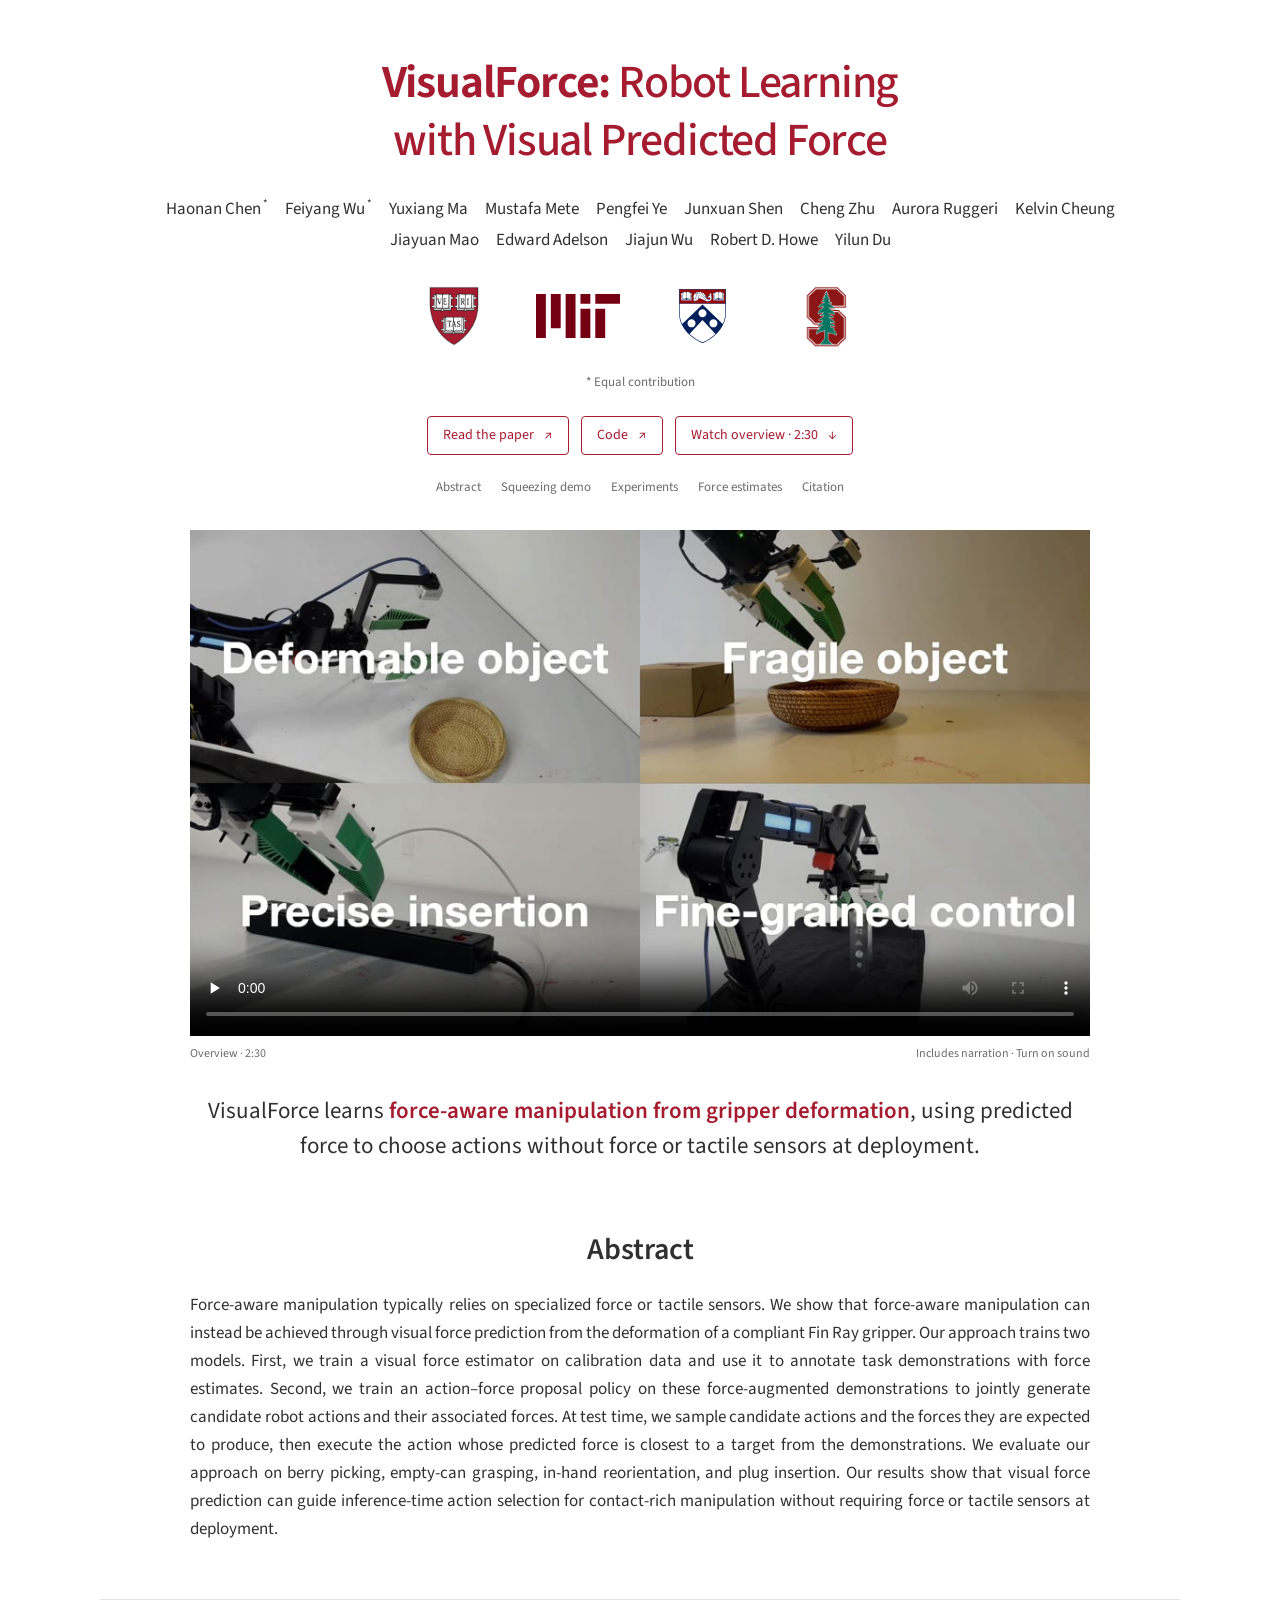
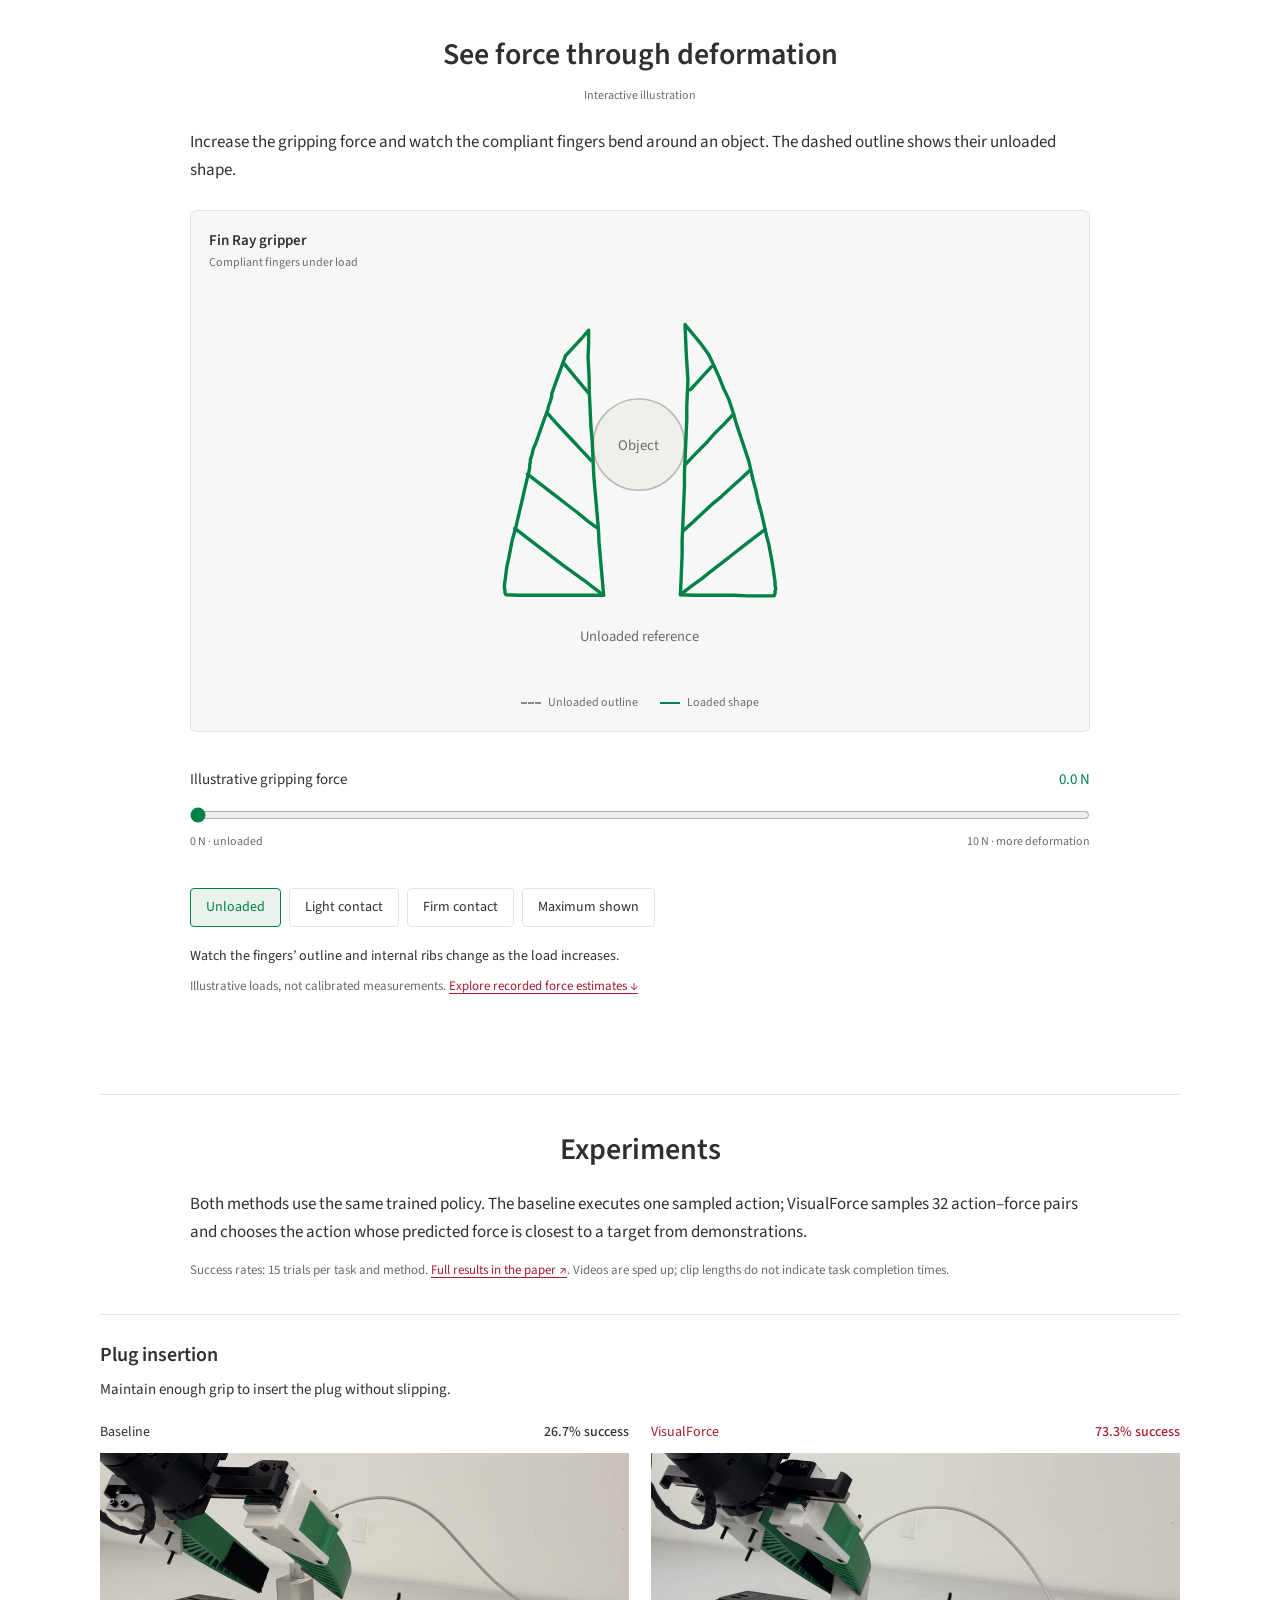
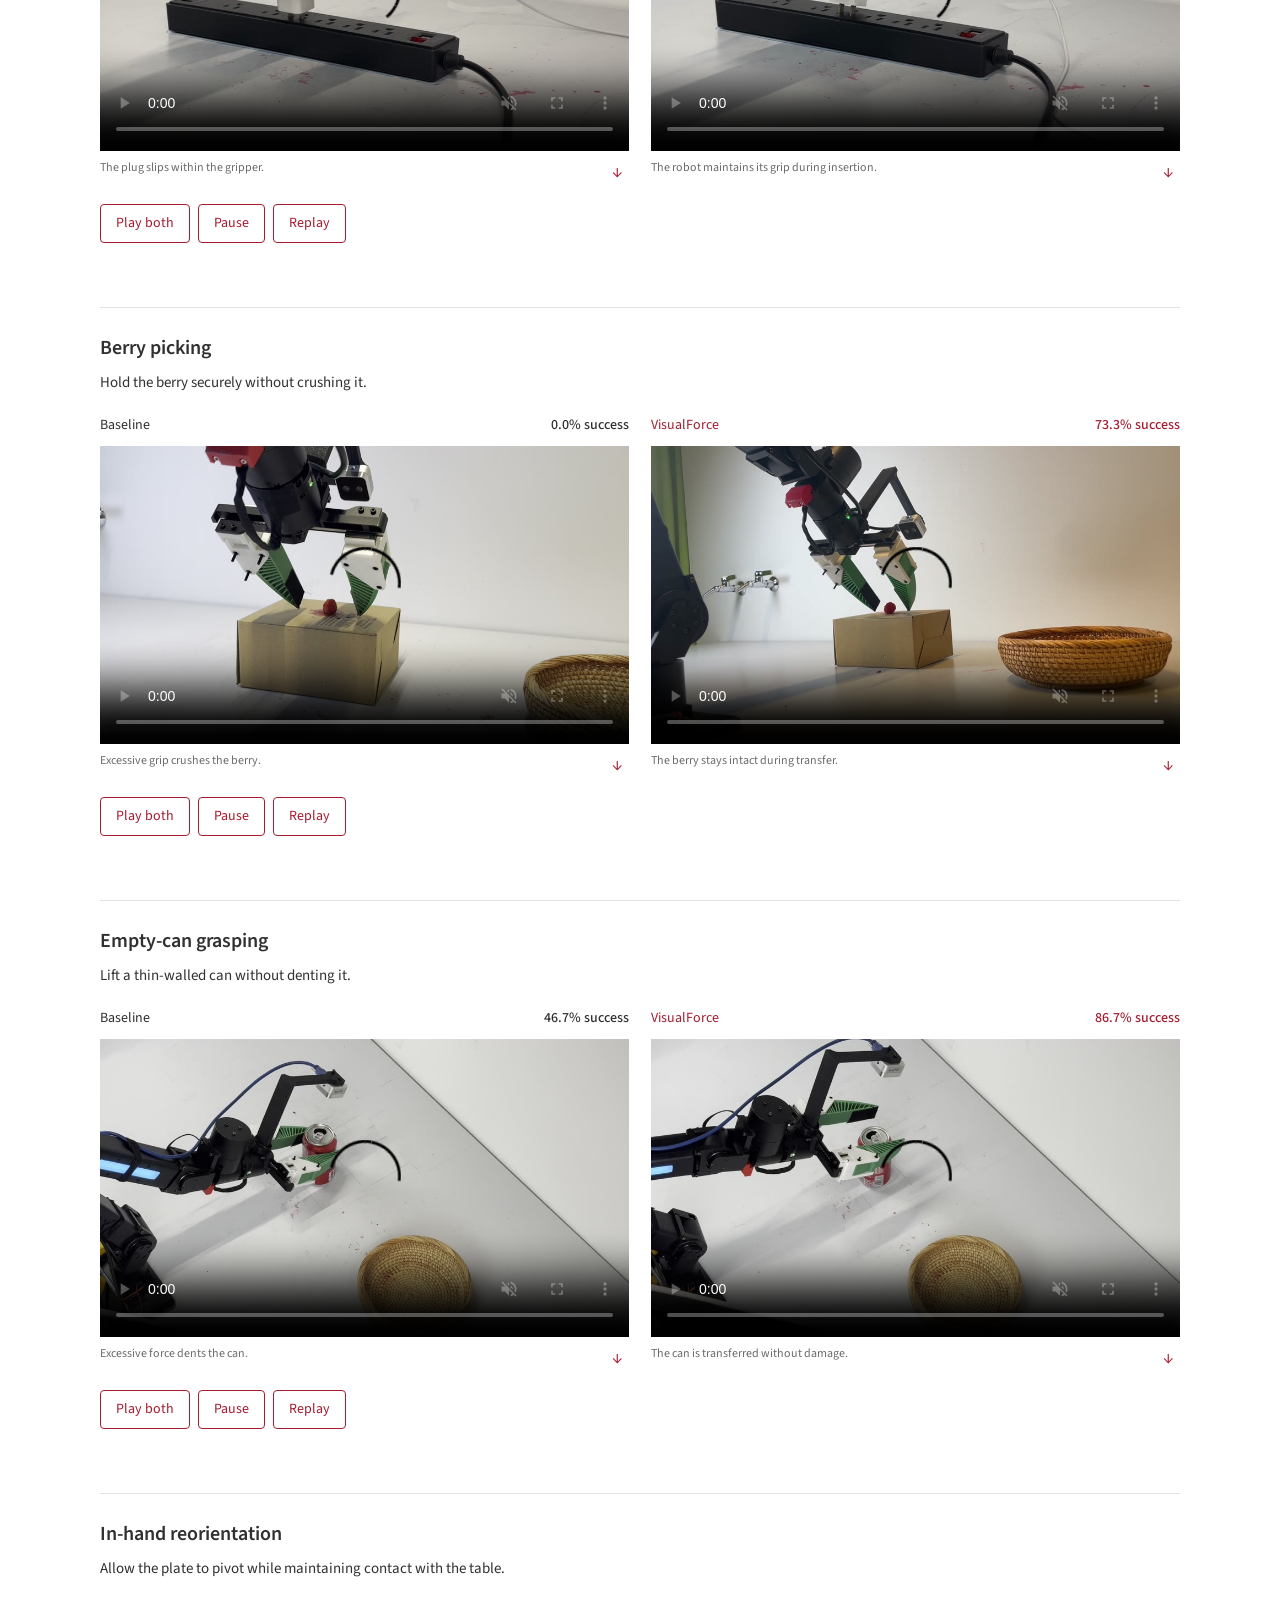
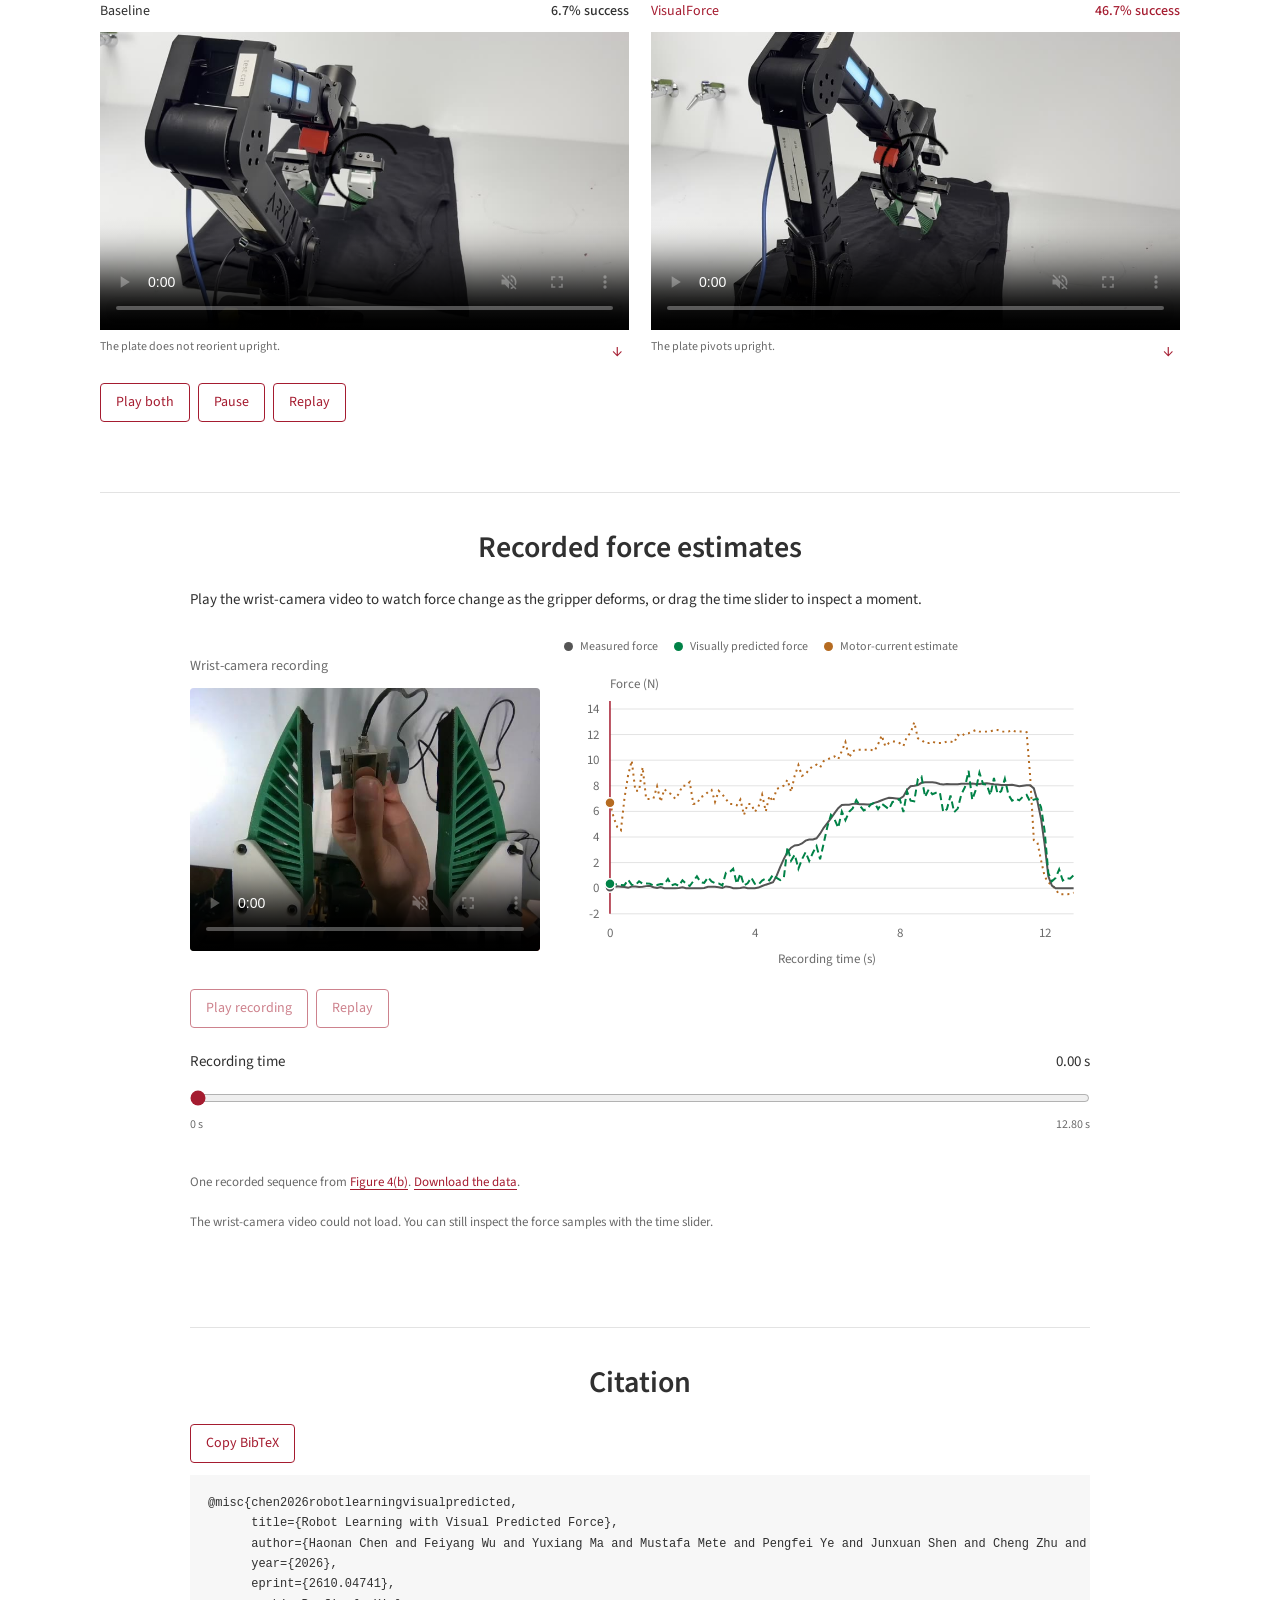
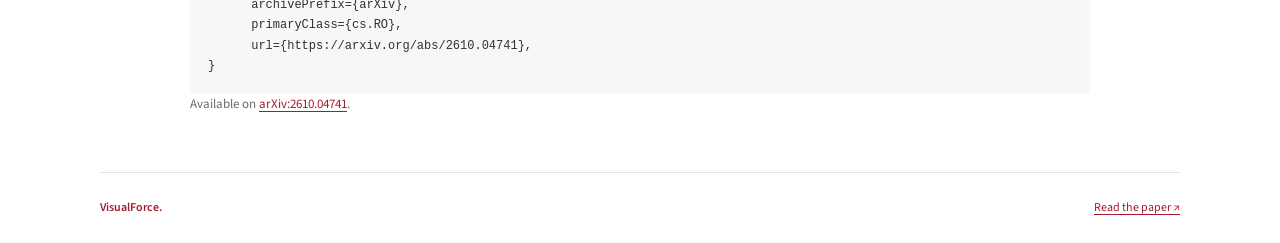
<file: index.html>
<!doctype html>
<html lang="en">
<head>
  <meta charset="utf-8">
  <meta name="viewport" content="width=device-width, initial-scale=1">
  <meta name="description" content="VisualForce learns force from visible gripper deformation and uses predicted force to select robot actions, without dedicated force or tactile sensors at deployment.">
  <meta name="theme-color" content="#fcfdf9">
  <meta property="og:title" content="VisualForce · Robot Learning with Visual Predicted Force">
  <meta property="og:description" content="Force-aware action selection from visible gripper deformation. Watch four real-world manipulation tasks and explore recorded force estimates.">
  <meta property="og:type" content="website">
  <meta name="twitter:card" content="summary">
  <title>VisualForce · Robot Learning with Visual Predicted Force</title>
  <link rel="preconnect" href="https://fonts.googleapis.com">
  <link rel="preconnect" href="https://fonts.gstatic.com" crossorigin>
  <link rel="stylesheet" href="https://fonts.googleapis.com/css2?family=Source+Sans+3:ital,wght@0,200..900;1,200..900&amp;display=swap">
  <link rel="stylesheet" href="static/css/index.css">
  <link rel="stylesheet" href="static/css/gripper-demo.css">
  <link rel="stylesheet" href="static/css/deformation-demo.css">
  <script defer src="static/js/deformation-demo.js"></script>
  <script defer src="static/js/gripper-demo.js"></script>
  <script defer src="static/js/index.js"></script>
</head>
<body>
  <a class="skip-link" href="#main">Skip to content</a>
  <main id="main">
    <header class="hero container" id="overview">
      <h1><span>VisualForce:</span> Robot Learning<br> with Visual Predicted Force</h1>
      <p class="authors"><span><a href="https://haonan16.github.io/">Haonan Chen</a><sup>*</sup></span> <span><a href="https://raventhatfly.github.io/">Feiyang Wu</a><sup>*</sup></span> <span><a href="https://yuxiang-ma.github.io/">Yuxiang Ma</a></span> <span><a href="https://mustafa-mete.com/">Mustafa Mete</a></span> <span><a href="https://maal.hkust.edu.hk/authors/pengfei-ye/">Pengfei Ye</a></span> <span><a href="https://junxuans.github.io/">Junxuan Shen</a></span> <span><a href="https://openreview.net/profile?id=~Cheng_Zhu8">Cheng Zhu</a></span> <span><a href="https://ch.linkedin.com/in/aurora-ruggeri-3b417624a">Aurora Ruggeri</a></span> <span><a href="https://www.linkedin.com/in/kelvin-cheung-8524591b1">Kelvin Cheung</a></span> <span><a href="https://jiayuanm.com/">Jiayuan Mao</a></span> <span><a href="https://bcs.mit.edu/directory/edward-h-adelson">Edward Adelson</a></span> <span><a href="https://jiajunwu.com/">Jiajun Wu</a></span> <span><a href="https://people.seas.harvard.edu/~howe/">Robert D. Howe</a></span> <span><a href="https://yilundu.github.io/">Yilun Du</a></span></p>
      <div class="affiliations" role="group" aria-label="University affiliations">
        <a href="https://www.harvard.edu/" title="Harvard University"><img class="affiliation-harvard" src="static/images/affiliations/harvard.png" alt="Harvard University" width="72" height="72"></a>
        <a href="https://www.mit.edu/" title="Massachusetts Institute of Technology"><img class="affiliation-mit" src="static/images/affiliations/mit.svg" alt="Massachusetts Institute of Technology (MIT)" width="84" height="45"></a>
        <a href="https://www.upenn.edu/" title="University of Pennsylvania"><img class="affiliation-penn" src="static/images/affiliations/penn.svg" alt="University of Pennsylvania" width="49" height="56"></a>
        <a href="https://www.stanford.edu/" title="Stanford University"><img class="affiliation-stanford" src="static/images/affiliations/stanford.png" alt="Stanford University" width="84" height="84"></a>
      </div>
      <p class="equal-contribution">* Equal contribution</p>
      <div class="hero-links"><a class="button" href="https://arxiv.org/abs/2610.04741">Read the paper <span aria-hidden="true">↗</span></a><a class="button secondary" href="https://github.com/visual-force/visual-force">Code <span aria-hidden="true">↗</span></a><a class="button secondary" href="#teaser">Watch overview · 2:30 <span aria-hidden="true">↓</span></a></div>
      <nav class="section-links" aria-label="Page sections"><a href="#abstract">Abstract</a><a href="#gripper-demo">Squeezing demo</a><a href="#video">Experiments</a><a href="#recorded-force">Force estimates</a><a href="#citation">Citation</a></nav>
    </header>
    <section class="container hero-demo" id="teaser" aria-label="VisualForce overview">
      <figure class="teaser-video"><video controls playsinline preload="none" poster="static/images/tasks/teaser.jpg" aria-label="VisualForce narrated overview video"><source src="static/videos/web/teaser.mp4" type="video/mp4">Your browser does not support embedded video. <a href="static/videos/web/teaser.mp4">Download the overview video</a>.</video><figcaption><span>Overview · 2:30</span><span>Includes narration · Turn on sound</span></figcaption></figure>
      <p class="teaser-summary">VisualForce learns <strong>force-aware manipulation from gripper deformation</strong>, using predicted force to choose actions without force or tactile sensors at deployment.</p>
    </section>
    <section class="container section abstract-section" id="abstract" aria-labelledby="abstract-title">
      <h2 id="abstract-title">Abstract</h2>
      <p>Force-aware manipulation typically relies on specialized force or tactile sensors. We show that force-aware manipulation can instead be achieved through visual force prediction from the deformation of a compliant Fin Ray gripper. Our approach trains two models. First, we train a visual force estimator on calibration data and use it to annotate task demonstrations with force estimates. Second, we train an action–force proposal policy on these force-augmented demonstrations to jointly generate candidate robot actions and their associated forces. At test time, we sample candidate actions and the forces they are expected to produce, then execute the action whose predicted force is closest to a target from the demonstrations. We evaluate our approach on berry picking, empty-can grasping, in-hand reorientation, and plug insertion. Our results show that visual force prediction can guide inference-time action selection for contact-rich manipulation without requiring force or tactile sensors at deployment.</p>
    </section>
    <div class="container section demo-section">
    <section class="experiment gripper-demo" id="gripper-demo" aria-labelledby="gripper-title">
      <div class="section-heading"><h2 id="gripper-title">See force through deformation</h2><span class="badge">Interactive illustration</span></div>
      <p>Increase the gripping force and watch the compliant fingers bend around an object. The dashed outline shows their unloaded shape.</p>
      <div class="gripper-panels">
        <figure class="gripper-panel"><figcaption>Fin Ray gripper <span>Compliant fingers under load</span></figcaption>
          <svg data-gripper-scene viewBox="0 0 460 350" role="img" aria-labelledby="gripper-scene-title gripper-scene-desc"><title id="gripper-scene-title">Compliant fingers under load</title><desc id="gripper-scene-desc">Two tapered green outline fingers, each with four diagonal ribs, bend around an object as the illustrative force increases. Dashed outlines show the unloaded fingers.</desc></svg>
          <div class="legend"><span><i class="gripper-line unloaded"></i>Unloaded outline</span><span><i class="gripper-line"></i>Loaded shape</span></div>
        </figure>
      </div>
      <div class="target-control"><label for="gripper-force">Illustrative gripping force <output id="gripper-force-value" for="gripper-force">0.0 N</output></label><input id="gripper-force" type="range" min="0" max="10" step="0.1" value="0" aria-describedby="gripper-model-note"><div class="range-labels"><span>0 N · unloaded</span><span>10 N · more deformation</span></div></div>
      <div class="gripper-presets" role="group" aria-label="Explore illustrative force levels"><button type="button" data-gripper-force="0" aria-pressed="true">Unloaded</button><button type="button" data-gripper-force="3" aria-pressed="false">Light contact</button><button type="button" data-gripper-force="7" aria-pressed="false">Firm contact</button><button type="button" data-gripper-force="10" aria-pressed="false">Maximum shown</button></div>
      <p class="gripper-caption">Watch the fingers’ outline and internal ribs change as the load increases.</p>
      <p class="note" id="gripper-model-note">Illustrative loads, not calibrated measurements. <a href="#recorded-force">Explore recorded force estimates ↓</a></p>
      <noscript><p>Enable JavaScript to explore the illustration. Compliant gripper deformation provides the visual cue used to estimate gripping force.</p></noscript>
    </section>
    </div>
    <section class="section experiments-section" id="video" aria-labelledby="video-title">
      <div class="container">
        <div class="section-intro"><h2 id="video-title">Experiments</h2><p>Both methods use the same trained policy. The baseline executes one sampled action; VisualForce samples 32 action–force pairs and chooses the action whose predicted force is closest to a target from demonstrations.</p><p class="note">Success rates: 15 trials per task and method. <a href="static/papers/paper.pdf#page=5">Full results in the paper ↗</a>. Videos are sped up; clip lengths do not indicate task completion times.</p></div>
        <section class="task-comparison" data-comparison aria-labelledby="plug-title">
          <div class="task-heading"><div><h3 id="plug-title">Plug insertion</h3><p>Maintain enough grip to insert the plug without slipping.</p></div></div>
          <div class="video-grid">
            <figure class="video-card"><figcaption><span id="plug-baseline-label">Baseline</span><strong>26.7% success</strong></figcaption><video controls muted playsinline preload="none" poster="static/images/tasks/plug-baseline.jpg" aria-labelledby="plug-baseline-label"><source src="static/videos/web/plug-baseline.mp4" type="video/mp4">Your browser does not support embedded video.</video><div class="video-footer"><p>The plug slips within the gripper.</p><a href="static/videos/web/plug-baseline.mp4" download aria-label="Download plug insertion Baseline video">↓</a></div></figure>
            <figure class="video-card ours-card"><figcaption><span id="plug-ours-label">VisualForce</span><strong>73.3% success</strong></figcaption><video controls muted playsinline preload="none" poster="static/images/tasks/plug-ours.jpg" aria-labelledby="plug-ours-label"><source src="static/videos/web/plug-ours.mp4" type="video/mp4">Your browser does not support embedded video.</video><div class="video-footer"><p>The robot maintains its grip during insertion.</p><a href="static/videos/web/plug-ours.mp4" download aria-label="Download plug insertion VisualForce video">↓</a></div></figure>
          </div>
          <div class="playback-row"><div class="playback-controls" role="group" aria-label="Control plug insertion videos"><button data-play type="button">Play both</button><button data-pause type="button">Pause</button><button data-replay type="button">Replay</button></div></div>
          <p class="playback-status" role="status" aria-live="polite"></p>
        </section>
        <section class="task-comparison" data-comparison aria-labelledby="berry-title">
          <div class="task-heading"><div><h3 id="berry-title">Berry picking</h3><p>Hold the berry securely without crushing it.</p></div></div>
          <div class="video-grid">
            <figure class="video-card"><figcaption><span id="berry-baseline-label">Baseline</span><strong>0.0% success</strong></figcaption><video controls muted playsinline preload="none" poster="static/images/tasks/berry-baseline.jpg" aria-labelledby="berry-baseline-label"><source src="static/videos/web/berry-baseline.mp4" type="video/mp4">Your browser does not support embedded video.</video><div class="video-footer"><p>Excessive grip crushes the berry.</p><a href="static/videos/web/berry-baseline.mp4" download aria-label="Download berry picking Baseline video">↓</a></div></figure>
            <figure class="video-card ours-card"><figcaption><span id="berry-ours-label">VisualForce</span><strong>73.3% success</strong></figcaption><video controls muted playsinline preload="none" poster="static/images/tasks/berry-ours.jpg" aria-labelledby="berry-ours-label"><source src="static/videos/web/berry-ours.mp4" type="video/mp4">Your browser does not support embedded video.</video><div class="video-footer"><p>The berry stays intact during transfer.</p><a href="static/videos/web/berry-ours.mp4" download aria-label="Download berry picking VisualForce video">↓</a></div></figure>
          </div>
          <div class="playback-row"><div class="playback-controls" role="group" aria-label="Control berry picking videos"><button data-play type="button">Play both</button><button data-pause type="button">Pause</button><button data-replay type="button">Replay</button></div></div>
          <p class="playback-status" role="status" aria-live="polite"></p>
        </section>
        <section class="task-comparison" data-comparison aria-labelledby="can-title">
          <div class="task-heading"><div><h3 id="can-title">Empty-can grasping</h3><p>Lift a thin-walled can without denting it.</p></div></div>
          <div class="video-grid">
            <figure class="video-card"><figcaption><span id="can-baseline-label">Baseline</span><strong>46.7% success</strong></figcaption><video controls muted playsinline preload="none" poster="static/images/tasks/can-baseline.jpg" aria-labelledby="can-baseline-label"><source src="static/videos/web/can-baseline.mp4" type="video/mp4">Your browser does not support embedded video.</video><div class="video-footer"><p>Excessive force dents the can.</p><a href="static/videos/web/can-baseline.mp4" download aria-label="Download empty-can grasping Baseline video">↓</a></div></figure>
            <figure class="video-card ours-card"><figcaption><span id="can-ours-label">VisualForce</span><strong>86.7% success</strong></figcaption><video controls muted playsinline preload="none" poster="static/images/tasks/can-ours.jpg" aria-labelledby="can-ours-label"><source src="static/videos/web/can-ours.mp4" type="video/mp4">Your browser does not support embedded video.</video><div class="video-footer"><p>The can is transferred without damage.</p><a href="static/videos/web/can-ours.mp4" download aria-label="Download empty-can grasping VisualForce video">↓</a></div></figure>
          </div>
          <div class="playback-row"><div class="playback-controls" role="group" aria-label="Control empty-can grasping videos"><button data-play type="button">Play both</button><button data-pause type="button">Pause</button><button data-replay type="button">Replay</button></div></div>
          <p class="playback-status" role="status" aria-live="polite"></p>
        </section>
        <section class="task-comparison" data-comparison aria-labelledby="reorientation-title">
          <div class="task-heading"><div><h3 id="reorientation-title">In-hand reorientation</h3><p>Allow the plate to pivot while maintaining contact with the table.</p></div></div>
          <div class="video-grid">
            <figure class="video-card"><figcaption><span id="reorientation-baseline-label">Baseline</span><strong>6.7% success</strong></figcaption><video controls muted playsinline preload="none" poster="static/images/tasks/reorientation-baseline.jpg" aria-labelledby="reorientation-baseline-label"><source src="static/videos/web/reorientation-baseline.mp4" type="video/mp4">Your browser does not support embedded video.</video><div class="video-footer"><p>The plate does not reorient upright.</p><a href="static/videos/web/reorientation-baseline.mp4" download aria-label="Download in-hand reorientation Baseline video">↓</a></div></figure>
            <figure class="video-card ours-card"><figcaption><span id="reorientation-ours-label">VisualForce</span><strong>46.7% success</strong></figcaption><video controls muted playsinline preload="none" poster="static/images/tasks/reorientation-ours.jpg" aria-labelledby="reorientation-ours-label"><source src="static/videos/web/reorientation-ours.mp4" type="video/mp4">Your browser does not support embedded video.</video><div class="video-footer"><p>The plate pivots upright.</p><a href="static/videos/web/reorientation-ours.mp4" download aria-label="Download in-hand reorientation VisualForce video">↓</a></div></figure>
          </div>
          <div class="playback-row"><div class="playback-controls" role="group" aria-label="Control in-hand reorientation videos"><button data-play type="button">Play both</button><button data-pause type="button">Pause</button><button data-replay type="button">Replay</button></div></div>
          <p class="playback-status" role="status" aria-live="polite"></p>
        </section>
      </div>
    </section>
    <div class="container section results-section">
    <section class="deformation-viewer recorded-force-result" id="recorded-force" aria-labelledby="deformation-title" data-force-source="static/data/force-trajectory.json">
      <h2 id="deformation-title">Recorded force estimates</h2>
      <p>Play the wrist-camera video to watch force change as the gripper deforms, or drag the time slider to inspect a moment.</p>
      <div class="force-recording-grid">
        <figure class="force-recording-video">
          <figcaption id="deformation-video-label">Wrist-camera recording</figcaption>
          <video id="deformation-video" controls muted playsinline preload="metadata" poster="static/images/tasks/wrist-image.jpg" aria-labelledby="deformation-video-label"><source src="static/videos/web/wrist-image.mp4" type="video/mp4">Your browser does not support embedded video. <a href="static/videos/web/wrist-image.mp4">Download the wrist-camera recording</a>.</video>
        </figure>
        <div class="force-recording-chart">
          <div class="legend"><span><i class="dot measured-dot"></i>Measured force</span><span><i class="dot predicted-dot"></i>Visually predicted force</span><span><i class="dot current-dot"></i>Motor-current estimate</span></div>
          <svg id="deformation-plot" viewBox="0 0 900 300" role="img" aria-labelledby="deformation-plot-title deformation-plot-description"><title id="deformation-plot-title">Recorded force over time</title><desc id="deformation-plot-description">Measured force, visually predicted force, and motor-current force estimates from the paper. A cursor follows the wrist-camera video and marks the selected sample on each force trace.</desc></svg>
        </div>
      </div>
      <div class="playback-controls force-recording-controls" role="group" aria-label="Control the force recording"><button id="deformation-play" type="button" disabled>Play recording</button><button id="deformation-replay" type="button" disabled>Replay</button></div>
      <div class="target-control"><label for="deformation-time">Recording time <output id="deformation-time-value" for="deformation-time">—</output></label><input id="deformation-time" type="range" min="0" max="0" step="1" value="0" disabled><div class="range-labels"><span>0 s</span><span id="deformation-duration">—</span></div></div>
      <p class="note data-note">One recorded sequence from <a href="static/papers/paper.pdf#page=5">Figure 4(b)</a>. <a href="static/data/force-trajectory.json" download>Download the data</a>.</p>
      <p id="deformation-status" class="note" role="status">Loading the recorded force samples…</p>
      <noscript><p>Enable JavaScript to explore the force recording, or view Figure 4 in the paper.</p></noscript>
    </section>
    </div>
    <section class="paper-section section" aria-labelledby="paper-details-title">
      <div class="container reading-width"><h2 id="paper-details-title">Citation</h2>
      <div id="citation"><div class="citation-card"><button class="copy-button secondary" type="button" data-copy-target="#citation-code">Copy BibTeX</button><pre><code id="citation-code">@misc{chen2026robotlearningvisualpredicted,
      title={Robot Learning with Visual Predicted Force},
      author={Haonan Chen and Feiyang Wu and Yuxiang Ma and Mustafa Mete and Pengfei Ye and Junxuan Shen and Cheng Zhu and Aurora Ruggeri and Kelvin Cheung and Jiayuan Mao and Edward Adelson and Jiajun Wu and Robert D. Howe and Yilun Du},
      year={2026},
      eprint={2610.04741},
      archivePrefix={arXiv},
      primaryClass={cs.RO},
      url={https://arxiv.org/abs/2610.04741},
}</code></pre></div><p class="note">Available on <a href="https://arxiv.org/abs/2610.04741">arXiv:2610.04741</a>.</p></div>
      </div>
    </section>
  </main>
  <footer class="container site-footer"><a class="wordmark" href="#overview">VisualForce<span aria-hidden="true">.</span></a><a href="https://arxiv.org/abs/2610.04741">Read the paper ↗</a></footer>
</body>
</html>
</file>
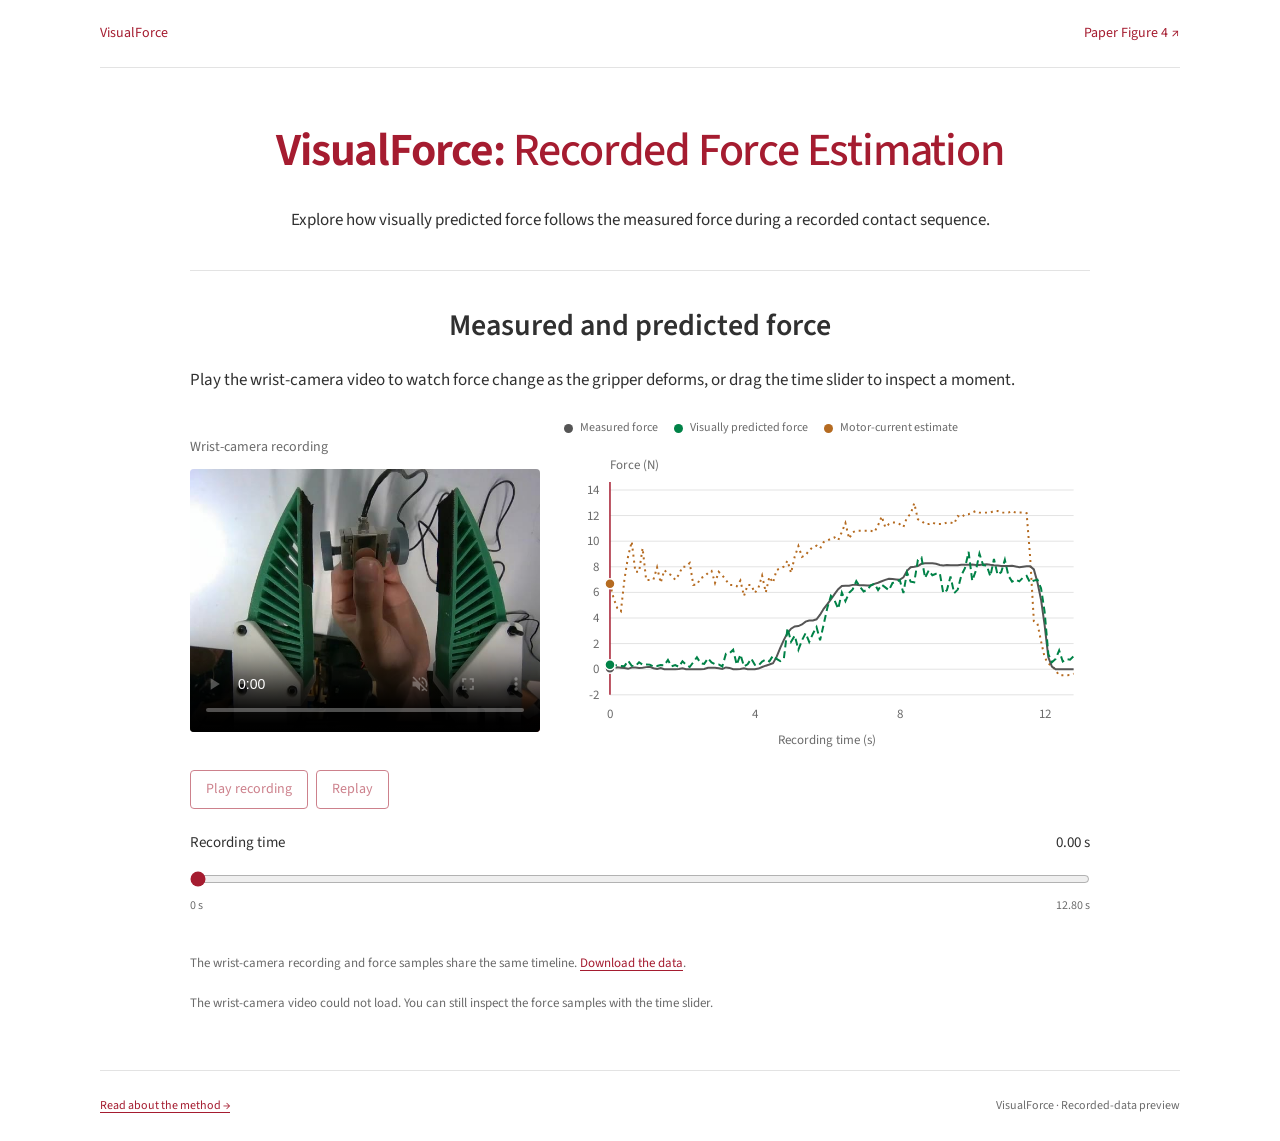
<file: deformation-demo.html>
<!doctype html>
<html lang="en">
<head>
  <meta charset="utf-8">
  <meta name="viewport" content="width=device-width, initial-scale=1">
  <title>VisualForce · Recorded Force Estimation</title>
  <link rel="preconnect" href="https://fonts.googleapis.com">
  <link rel="preconnect" href="https://fonts.gstatic.com" crossorigin>
  <link rel="stylesheet" href="https://fonts.googleapis.com/css2?family=Source+Sans+3:ital,wght@0,200..900;1,200..900&amp;display=swap">
  <link rel="stylesheet" href="static/css/index.css">
  <link rel="stylesheet" href="static/css/force-demo.css">
  <link rel="stylesheet" href="static/css/deformation-demo.css">
  <script defer src="static/js/deformation-demo.js"></script>
</head>
<body>
  <a class="skip-link" href="#main">Skip to content</a>
  <nav class="container demo-navigation" aria-label="Demo navigation"><a href="index.html">VisualForce</a><a href="static/papers/paper.pdf#page=5">Paper Figure 4 ↗</a></nav>
  <main id="main" class="container standalone-demo">
    <header class="hero"><h1><span>VisualForce:</span> Recorded Force Estimation</h1><p class="lead">Explore how visually predicted force follows the measured force during a recorded contact sequence.</p></header>
    <section class="section reading-width deformation-viewer" aria-labelledby="deformation-title" data-force-source="static/data/force-trajectory.json">
      <h2 id="deformation-title">Measured and predicted force</h2>
      <p>Play the wrist-camera video to watch force change as the gripper deforms, or drag the time slider to inspect a moment.</p>
      <div class="force-recording-grid">
        <figure class="force-recording-video">
          <figcaption id="deformation-video-label">Wrist-camera recording</figcaption>
          <video id="deformation-video" controls muted playsinline preload="metadata" poster="static/images/tasks/wrist-image.jpg" aria-labelledby="deformation-video-label"><source src="static/videos/web/wrist-image.mp4" type="video/mp4">Your browser does not support embedded video. <a href="static/videos/web/wrist-image.mp4">Download the wrist-camera recording</a>.</video>
        </figure>
        <div class="force-recording-chart">
          <div class="legend"><span><i class="dot measured-dot"></i>Measured force</span><span><i class="dot predicted-dot"></i>Visually predicted force</span><span><i class="dot current-dot"></i>Motor-current estimate</span></div>
          <svg id="deformation-plot" viewBox="0 0 900 300" role="img" aria-labelledby="deformation-plot-title deformation-plot-description"><title id="deformation-plot-title">Recorded force over time</title><desc id="deformation-plot-description">Measured force, visually predicted force, and motor-current force estimates from the paper. A cursor follows the wrist-camera video and marks the selected sample on each force trace.</desc></svg>
        </div>
      </div>
      <div class="playback-controls force-recording-controls" role="group" aria-label="Control the force recording"><button id="deformation-play" type="button" disabled>Play recording</button><button id="deformation-replay" type="button" disabled>Replay</button></div>
      <div class="target-control"><label for="deformation-time">Recording time <output id="deformation-time-value" for="deformation-time">—</output></label><input id="deformation-time" type="range" min="0" max="0" step="1" value="0" disabled><div class="range-labels"><span>0 s</span><span id="deformation-duration">—</span></div></div>
      <p class="note data-note">The wrist-camera recording and force samples share the same timeline. <a href="static/data/force-trajectory.json" download>Download the data</a>.</p>
      <p id="deformation-status" class="note" role="status">Loading the recorded force samples…</p>
      <noscript><p>Enable JavaScript to explore the force recording, or view Figure 4 in the paper.</p></noscript>
    </section>
  </main>
  <footer class="container site-footer"><a href="index.html#method">Read about the method →</a><span>VisualForce · Recorded-data preview</span></footer>
</body>
</html>
</file>
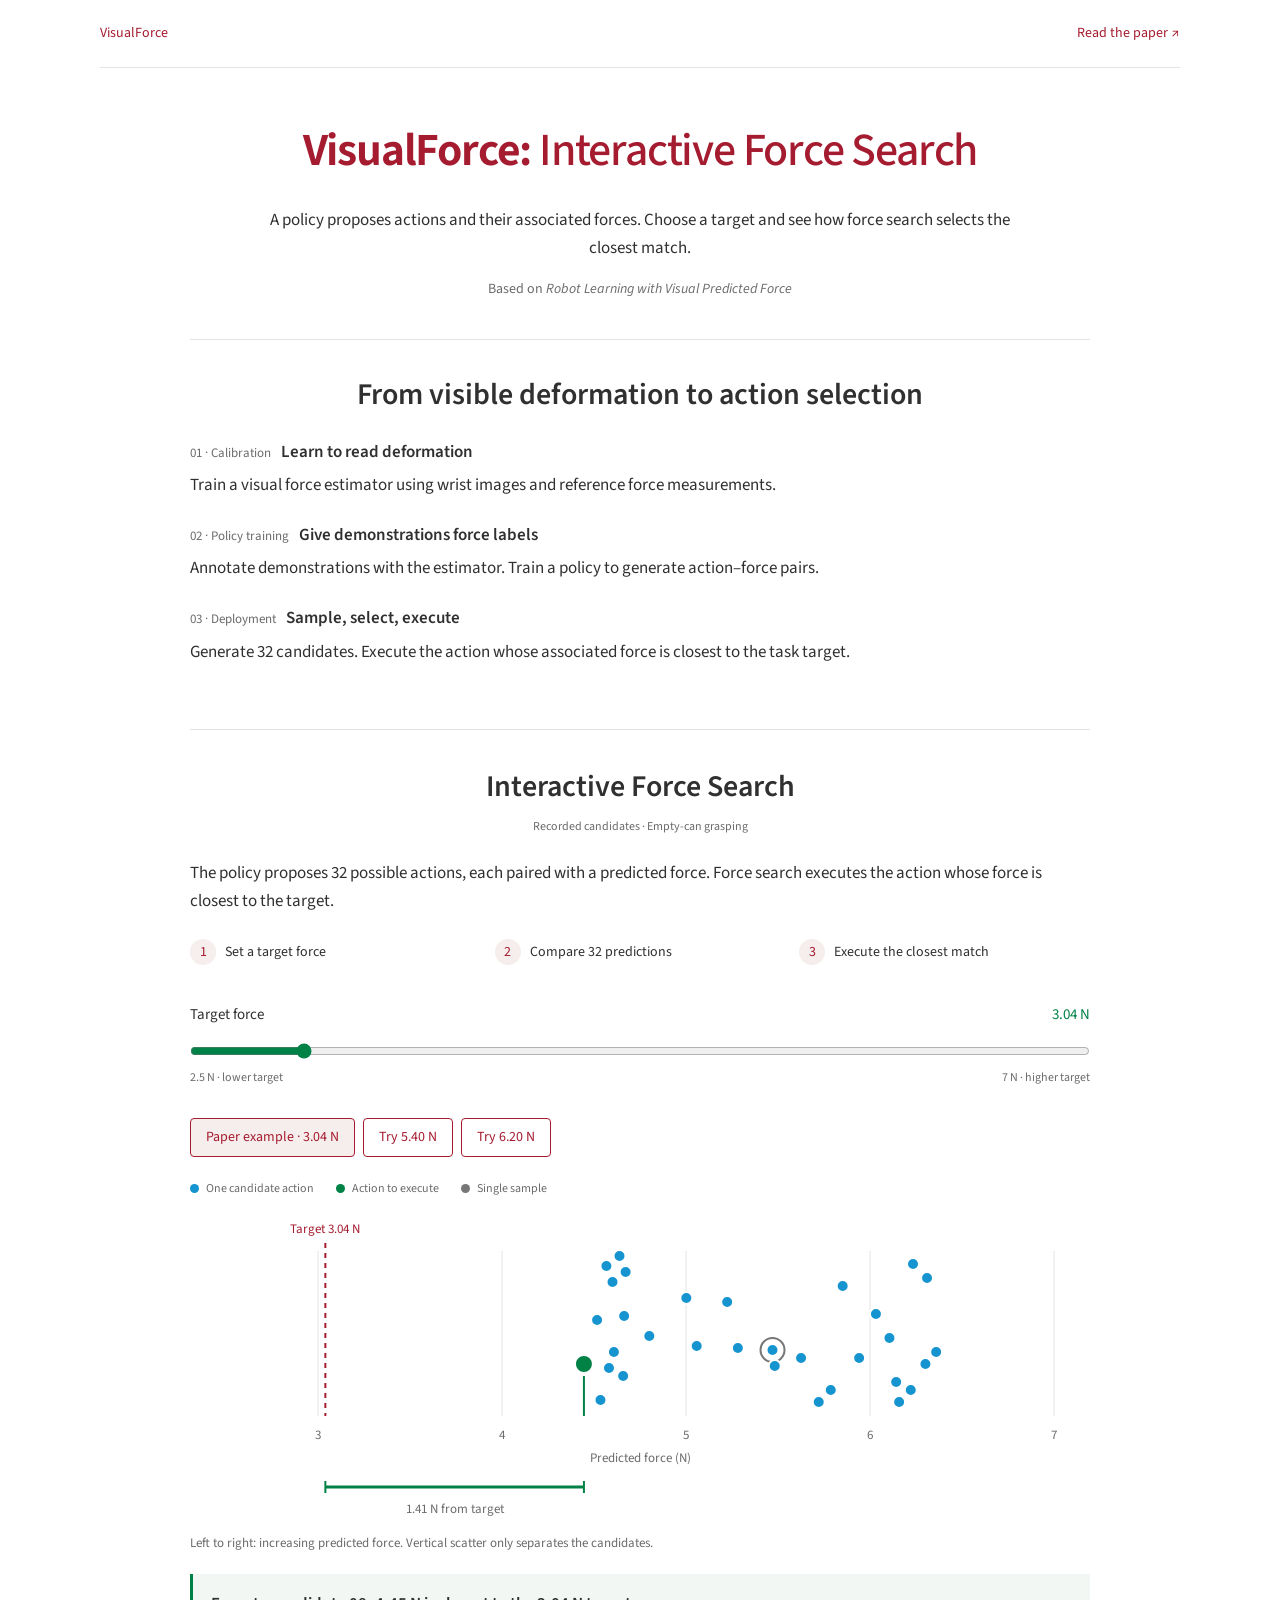
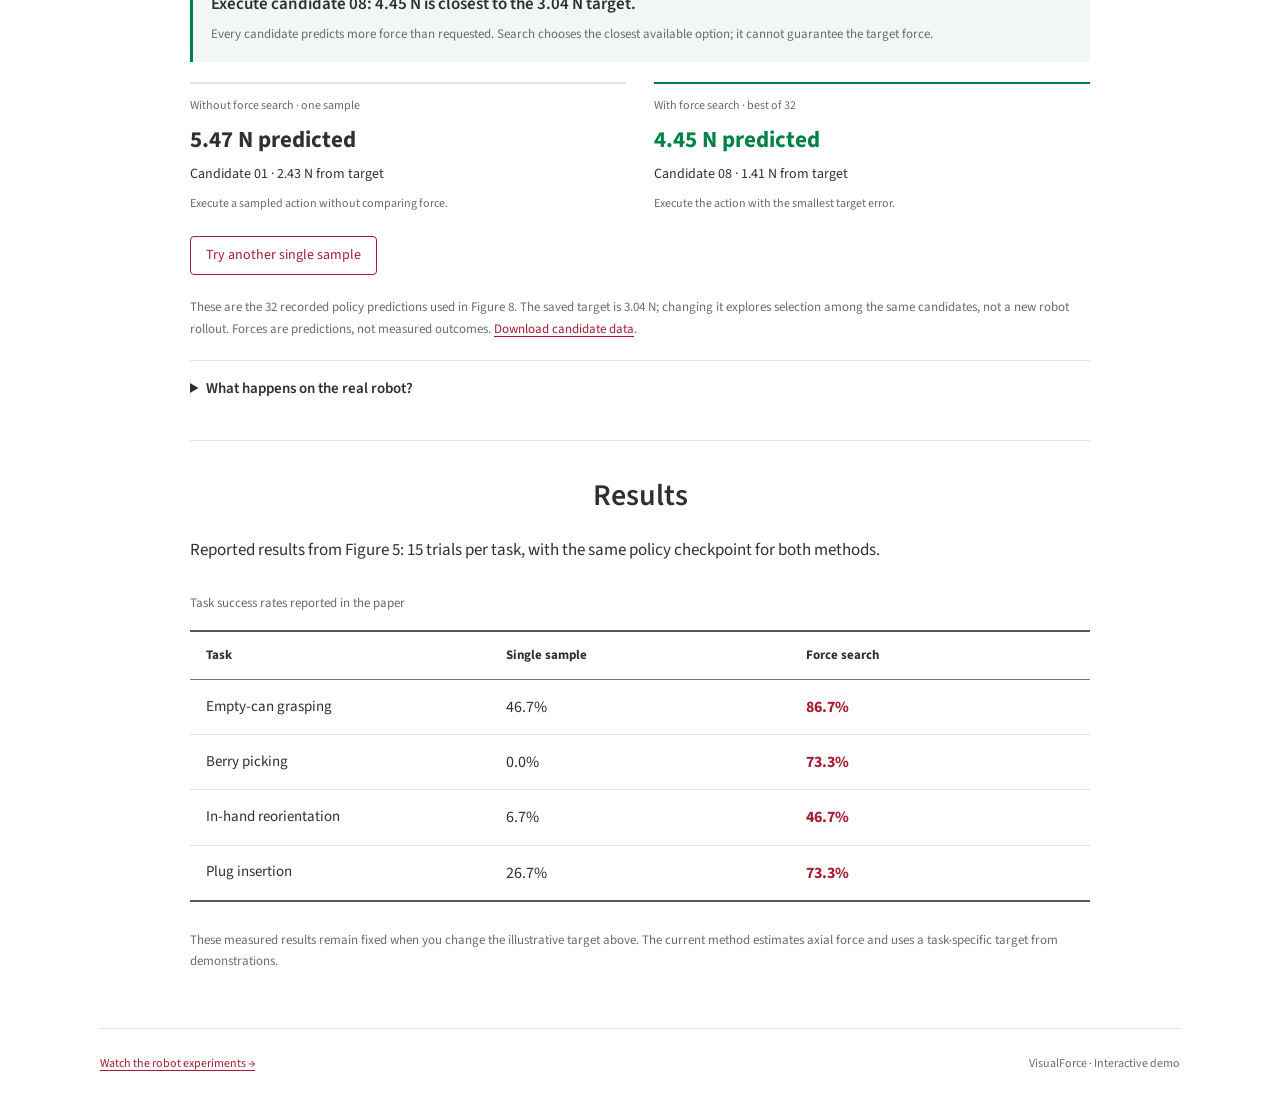
<file: force-demo.html>
<!doctype html>
<html lang="en">
<head>
  <meta charset="utf-8">
  <meta name="viewport" content="width=device-width, initial-scale=1">
  <meta name="description" content="Explore how force-guided action selection works in Robot Learning with Visual Predicted Force.">
  <title>VisualForce · Explore force search</title>
  <link rel="preconnect" href="https://fonts.googleapis.com">
  <link rel="preconnect" href="https://fonts.gstatic.com" crossorigin>
  <link rel="stylesheet" href="https://fonts.googleapis.com/css2?family=Source+Sans+3:ital,wght@0,200..900;1,200..900&amp;display=swap">
  <link rel="stylesheet" href="static/css/index.css">
  <link rel="stylesheet" href="static/css/force-demo.css">
  <script defer src="static/js/force-demo.js"></script>
</head>
<body>
  <a class="skip-link" href="#main">Skip to content</a>
  <nav class="container demo-navigation" aria-label="Demo navigation"><a href="index.html">VisualForce</a><a href="https://arxiv.org/abs/2610.04741">Read the paper ↗</a></nav>
  <main id="main" class="container standalone-demo">
    <header class="hero">
      <h1><span>VisualForce:</span> Interactive Force Search</h1>
      <p class="lead">A policy proposes actions and their associated forces. Choose a target and see how force search selects the closest match.</p>
      <p class="paper-title">Based on <cite>Robot Learning with Visual Predicted Force</cite></p>
    </header>
    <section aria-labelledby="pipeline-title" class="section reading-width">
      <h2 id="pipeline-title">From visible deformation to action selection</h2>
      <ol class="pipeline">
        <li><span>01 · Calibration</span><h3>Learn to read deformation</h3><p>Train a visual force estimator using wrist images and reference force measurements.</p></li>
        <li><span>02 · Policy training</span><h3>Give demonstrations force labels</h3><p>Annotate demonstrations with the estimator. Train a policy to generate action–force pairs.</p></li>
        <li><span>03 · Deployment</span><h3>Sample, select, execute</h3><p>Generate 32 candidates. Execute the action whose associated force is closest to the task target.</p></li>
      </ol>
    </section>
    <section class="experiment section" aria-labelledby="demo-title">
      <div class="section-heading"><h2 id="demo-title">Interactive Force Search</h2><span class="badge">Recorded candidates · Empty-can grasping</span></div>
      <p>The policy proposes 32 possible actions, each paired with a predicted force. Force search executes the action whose force is closest to the target.</p>
      <ol class="force-search-steps"><li><span>1</span>Set a target force</li><li><span>2</span>Compare 32 predictions</li><li><span>3</span>Execute the closest match</li></ol>
      <div class="target-control"><label for="target">Target force <output id="target-value" for="target">3.04 N</output></label><input id="target" type="range" min="2.5" max="7" step="0.01" value="3.04" disabled aria-describedby="force-search-note"><div class="range-labels"><span>2.5 N · lower target</span><span>7 N · higher target</span></div></div>
      <div class="force-target-presets" role="group" aria-label="Try target forces"><button type="button" id="reset" disabled>Paper example · 3.04 N</button><button type="button" data-force-target="5.4" disabled>Try 5.40 N</button><button type="button" data-force-target="6.2" disabled>Try 6.20 N</button></div>
      <div class="legend"><span><i class="dot"></i>One candidate action</span><span><i class="dot selected"></i>Action to execute</span><span><i class="dot baseline"></i>Single sample</span></div>
      <svg id="force-plot" viewBox="0 0 900 310" role="img" aria-labelledby="plot-title plot-description"><title id="plot-title">Force predictions for 32 recorded candidate actions</title><desc id="plot-description">A target line shows the desired force. The green circle marks the closest candidate. A bracket shows the remaining distance to the target. Vertical positions only separate the dots for readability.</desc></svg>
      <p class="note force-scatter-note">Left to right: increasing predicted force. Vertical scatter only separates the candidates.</p>
      <div class="force-decision" aria-live="polite" aria-atomic="true"><p id="force-decision">Loading the recorded candidates…</p><p id="force-context" class="note"></p></div>
      <div class="readouts" aria-live="polite" aria-atomic="true">
        <div class="readout"><span>Without force search · one sample</span><strong id="baseline-action">—</strong><p id="baseline-force"></p><small>Execute a sampled action without comparing force.</small></div>
        <div class="readout chosen"><span>With force search · best of 32</span><strong id="selected-action">—</strong><p id="selected-force"></p><small>Execute the action with the smallest target error.</small></div>
      </div>
      <div class="actions"><button id="draw" type="button" disabled>Try another single sample</button></div>
      <p class="note" id="force-search-note">These are the 32 recorded policy predictions used in Figure 8. The saved target is 3.04 N; changing it explores selection among the same candidates, not a new robot rollout. Forces are predictions, not measured outcomes. <a href="static/data/force-candidates.json" download>Download candidate data</a>.</p>
      <details><summary>What happens on the real robot?</summary><p>The target is chosen from task demonstrations. The policy jointly generates actions and forces; the visual force estimator does not score candidates at deployment. Only the selected end-effector action is sent to the robot. The selected force is used for choosing the action, not sent as a force command. See Section III-D and Algorithm 1.</p></details>
      <noscript><p>Enable JavaScript to explore the demo. For the recorded 3.04 N target, force search selects the candidate predicting 4.45 N—the closest available prediction. <a href="static/papers/paper.pdf#page=6">See Figure 8 in the paper.</a></p></noscript>
    </section>
    <section class="section reading-width" aria-labelledby="results-title"><h2 id="results-title">Results</h2>
      <p>Reported results from Figure 5: 15 trials per task, with the same policy checkpoint for both methods.</p>
      <div class="table-wrap"><table class="results-table"><caption>Task success rates reported in the paper</caption><thead><tr><th scope="col">Task</th><th scope="col">Single sample</th><th scope="col">Force search</th></tr></thead><tbody>
        <tr><th scope="row">Empty-can grasping</th><td><span class="rate">46.7%</span></td><td><span class="rate ours">86.7%</span></td></tr>
        <tr><th scope="row">Berry picking</th><td><span class="rate">0.0%</span></td><td><span class="rate ours">73.3%</span></td></tr>
        <tr><th scope="row">In-hand reorientation</th><td><span class="rate">6.7%</span></td><td><span class="rate ours">46.7%</span></td></tr>
        <tr><th scope="row">Plug insertion</th><td><span class="rate">26.7%</span></td><td><span class="rate ours">73.3%</span></td></tr>
      </tbody></table></div>
      <p class="note">These measured results remain fixed when you change the illustrative target above. The current method estimates axial force and uses a task-specific target from demonstrations.</p>
    </section>
  </main>
  <footer class="container site-footer"><a href="index.html#video">Watch the robot experiments →</a><span>VisualForce · Interactive demo</span></footer>
</body>
</html>
</file>
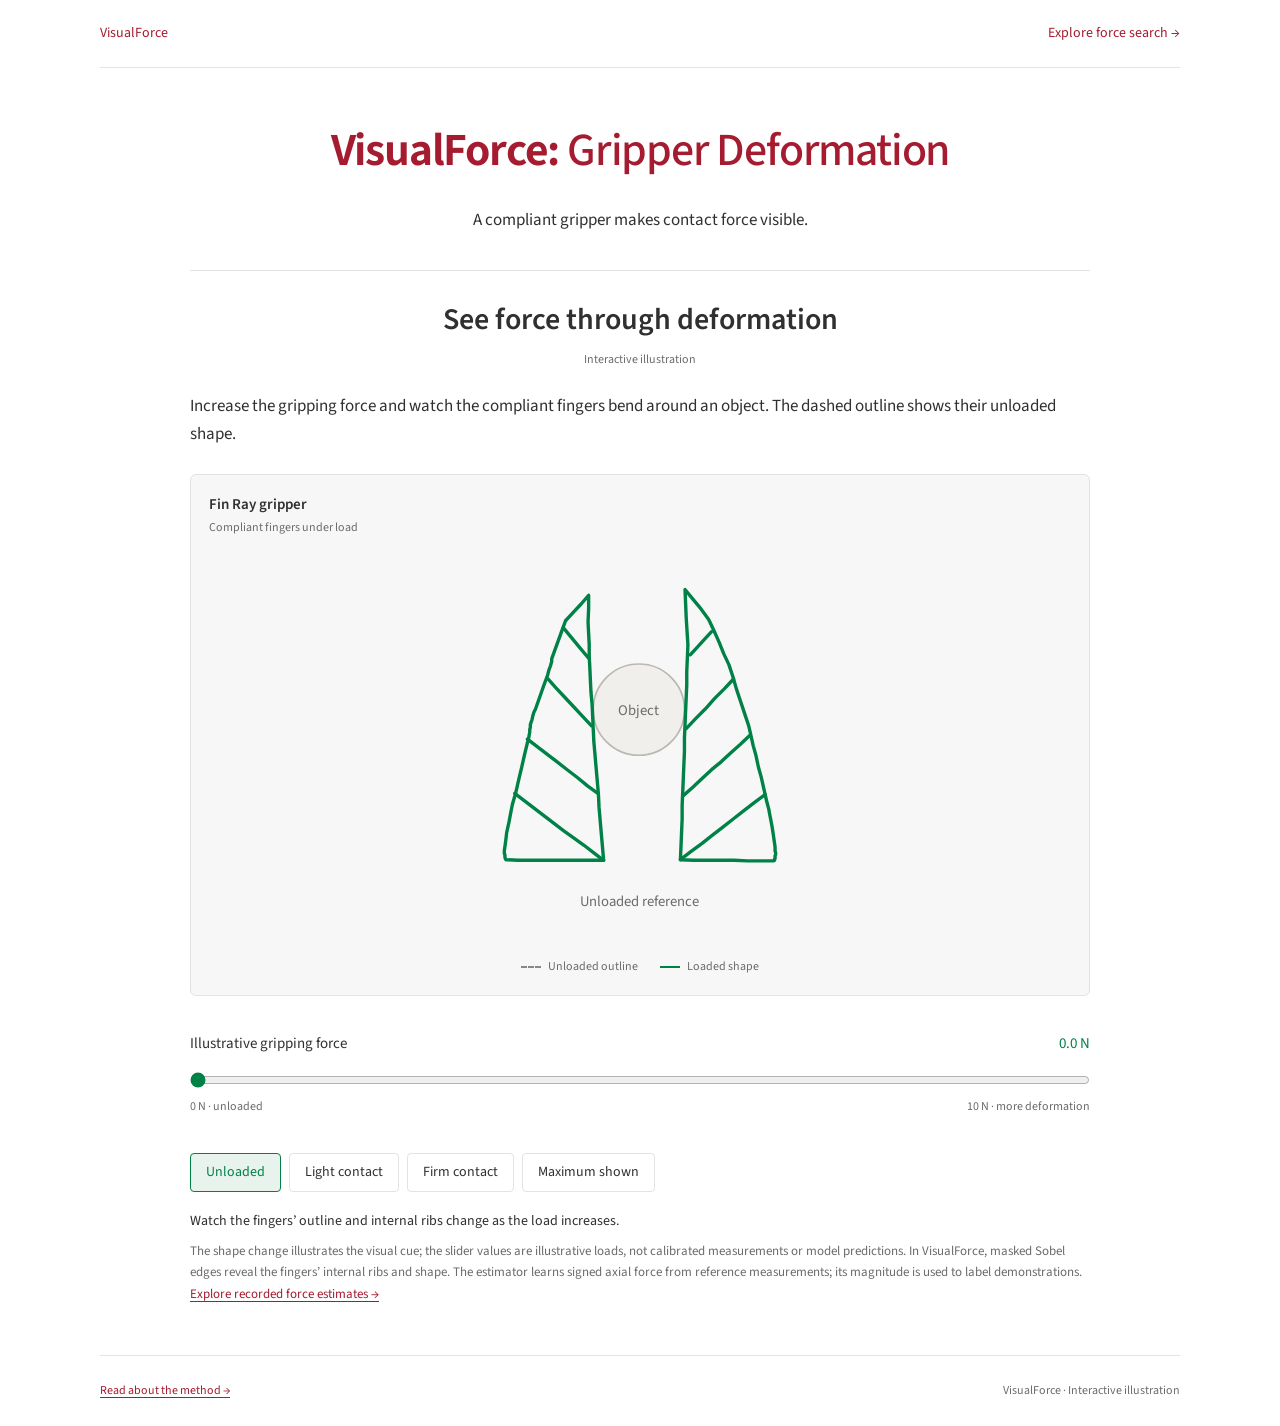
<file: gripper-demo.html>
<!doctype html>
<html lang="en">
<head>
  <meta charset="utf-8">
  <meta name="viewport" content="width=device-width, initial-scale=1">
  <meta name="description" content="Explore an interactive illustration of compliant gripper deformation as gripping force increases.">
  <title>VisualForce · Gripper Deformation</title>
  <link rel="preconnect" href="https://fonts.googleapis.com">
  <link rel="preconnect" href="https://fonts.gstatic.com" crossorigin>
  <link rel="stylesheet" href="https://fonts.googleapis.com/css2?family=Source+Sans+3:ital,wght@0,200..900;1,200..900&amp;display=swap">
  <link rel="stylesheet" href="static/css/index.css">
  <link rel="stylesheet" href="static/css/force-demo.css">
  <link rel="stylesheet" href="static/css/gripper-demo.css">
  <script defer src="static/js/gripper-demo.js"></script>
</head>
<body>
  <a class="skip-link" href="#main">Skip to content</a>
  <nav class="container demo-navigation" aria-label="Demo navigation"><a href="index.html">VisualForce</a><a href="force-demo.html">Explore force search →</a></nav>
  <main id="main" class="container standalone-demo">
    <header class="hero"><h1><span>VisualForce:</span> Gripper Deformation</h1><p class="lead">A compliant gripper makes contact force visible.</p></header>
    <section class="experiment gripper-demo" id="gripper-demo" aria-labelledby="gripper-title">
      <div class="section-heading"><h2 id="gripper-title">See force through deformation</h2><span class="badge">Interactive illustration</span></div>
      <p>Increase the gripping force and watch the compliant fingers bend around an object. The dashed outline shows their unloaded shape.</p>
      <div class="gripper-panels">
        <figure class="gripper-panel"><figcaption>Fin Ray gripper <span>Compliant fingers under load</span></figcaption>
          <svg data-gripper-scene viewBox="0 0 460 350" role="img" aria-labelledby="gripper-scene-title gripper-scene-desc"><title id="gripper-scene-title">Compliant fingers under load</title><desc id="gripper-scene-desc">Two tapered green outline fingers, each with four diagonal ribs, bend around an object as the illustrative force increases. Dashed outlines show the unloaded fingers.</desc></svg>
          <div class="legend"><span><i class="gripper-line unloaded"></i>Unloaded outline</span><span><i class="gripper-line"></i>Loaded shape</span></div>
        </figure>
      </div>
      <div class="target-control"><label for="gripper-force">Illustrative gripping force <output id="gripper-force-value" for="gripper-force">0.0 N</output></label><input id="gripper-force" type="range" min="0" max="10" step="0.1" value="0" aria-describedby="gripper-model-note"><div class="range-labels"><span>0 N · unloaded</span><span>10 N · more deformation</span></div></div>
      <div class="gripper-presets" role="group" aria-label="Explore illustrative force levels"><button type="button" data-gripper-force="0" aria-pressed="true">Unloaded</button><button type="button" data-gripper-force="3" aria-pressed="false">Light contact</button><button type="button" data-gripper-force="7" aria-pressed="false">Firm contact</button><button type="button" data-gripper-force="10" aria-pressed="false">Maximum shown</button></div>
      <p class="gripper-caption">Watch the fingers’ outline and internal ribs change as the load increases.</p>
      <p class="note" id="gripper-model-note">The shape change illustrates the visual cue; the slider values are illustrative loads, not calibrated measurements or model predictions. In VisualForce, masked Sobel edges reveal the fingers’ internal ribs and shape. The estimator learns signed axial force from reference measurements; its magnitude is used to label demonstrations. <a href="deformation-demo.html">Explore recorded force estimates →</a></p>
      <noscript><p>Enable JavaScript to explore the illustration. Compliant gripper deformation provides the visual cue used to estimate gripping force.</p></noscript>
    </section>
  </main>
  <footer class="container site-footer"><a href="index.html#method">Read about the method →</a><span>VisualForce · Interactive illustration</span></footer>
</body>
</html>
</file>
<file: static/css/index.css>
:root { color-scheme:light; --ink:#303030; --muted:#6b6b6b; --line:#e3e3e3; --soft:#f7f7f7; --accent:#a51c30; --policy:#1594d0; --link:#a51c30; --green:#008247; --baseline:#777; }
* { box-sizing:border-box; }
html { scroll-behavior:smooth; scroll-padding-top:24px; }
body { margin:0; background:#fff; color:var(--ink); font:17px/1.65 "Source Sans 3","Helvetica Neue",Helvetica,Arial,sans-serif; }
a { color:var(--link); text-underline-offset:3px; }
p { margin:0 0 18px; }
h1,h2,h3 { line-height:1.25; }
h2 { margin:0 0 22px; font-size:30px; font-weight:600; text-align:center; }
h3 { margin:0 0 10px; font-size:20px; font-weight:600; }
.container { width:min(1080px,calc(100% - 48px)); margin-inline:auto; }
.section { padding-block:38px; }
.section-intro { margin:0 auto 24px; max-width:900px; }
.section-intro p { margin-bottom:0; }
.skip-link { position:fixed; left:12px; top:-80px; padding:10px 18px; background:white; z-index:100; }.skip-link:focus { top:12px; }
:focus-visible { outline:3px solid var(--accent); outline-offset:4px; }
.hero { padding:54px 0 20px; text-align:center; }
h1 { color:var(--accent); font-size:clamp(30px,4vw,46px); font-weight:500; letter-spacing:-1.2px; margin:0 0 26px; }h1 span { font-weight:650; }
.authors { max-width:950px; margin:0 auto 14px; display:flex; flex-wrap:wrap; justify-content:center; column-gap:17px; row-gap:3px; font-size:17px; }.authors span { white-space:nowrap; }sup { font-size:.65em; margin-left:2px; }
.affiliations { display:flex; flex-wrap:wrap; align-items:center; justify-content:center; gap:12px 28px; margin:18px auto 12px; }
.affiliations a { display:flex; align-items:center; justify-content:center; width:96px; height:88px; border-radius:4px; }
.affiliations img { display:block; flex-shrink:0; object-fit:contain; }.equal-contribution { color:var(--muted); font-size:13px; margin:0 0 22px; }
.hero-links { display:flex; justify-content:center; flex-wrap:wrap; gap:12px; }
.button,button { display:inline-flex; align-items:center; justify-content:center; gap:10px; font:inherit; font-size:14px; padding:7px 15px; border:1px solid var(--accent); border-radius:4px; background:white; color:var(--accent); cursor:pointer; text-decoration:none; }
.button:hover,button:hover { background:var(--soft); }
.section-links { display:flex; justify-content:center; flex-wrap:wrap; gap:7px 20px; margin-top:22px; font-size:13px; }.section-links a { color:var(--muted); text-decoration:none; }.section-links a:hover { color:var(--accent); }
.hero-demo { padding:12px 0 30px; }
.teaser-summary { max-width:900px; margin:30px auto 0; text-align:center; font-size:23px; line-height:1.5; }.teaser-summary strong { color:var(--accent); font-weight:600; }
figure { margin:0; }video { display:block; width:100%; aspect-ratio:16/9; object-fit:contain; background:#eee; }.teaser-video { max-width:900px; margin:auto; }.teaser-video figcaption { display:flex; justify-content:space-between; gap:20px; font-size:12px; color:var(--muted); margin-top:8px; }
.abstract-section,.motivation { max-width:900px; }.abstract-section p { text-align:justify; }.motivation { border-top:1px solid var(--line); }.motivation .section-intro { margin-bottom:18px; }.motivation-copy p:last-child { margin-bottom:0; }
.method-section>.container,.demo-section,.experiments-section>.container,.results-section,.reading-width { border-top:1px solid var(--line); padding-top:36px; }
.method-section { padding-bottom:12px; }.pipeline { list-style:none; padding:0; margin:25px auto; max-width:900px; }.pipeline li { margin:0 0 22px; }.pipeline span { color:var(--muted); font-size:13px; }.pipeline h3 { display:inline; font-size:17px; margin-left:10px; }.pipeline p { margin-top:5px; }
.method-figure img { display:block; width:100%; height:auto; }.method-figure figcaption { text-align:center; color:var(--muted); font-size:13px; margin-top:15px; }.method-note { max-width:900px; font-size:15px; color:var(--muted); margin:20px auto 0; }
.experiment { max-width:900px; margin:auto; }.section-heading { position:relative; text-align:center; margin-bottom:20px; }.badge { display:inline-block; color:var(--muted); font-size:12px; }.section-heading h2 { margin-bottom:6px; }.experiment>p { margin-bottom:20px; }
.target-control { margin:22px 0; padding:14px 0; }.target-control label { display:flex; justify-content:space-between; font-size:15px; }output { color:var(--green); font-variant-numeric:tabular-nums; }input[type=range] { width:100%; margin:15px 0 0; accent-color:var(--green); cursor:pointer; }.range-labels { display:flex; justify-content:space-between; color:var(--muted); font-size:12px; }
.legend { display:flex; flex-wrap:wrap; gap:12px 22px; font-size:12px; color:var(--muted); }.legend span { display:flex; align-items:center; gap:7px; }.dot { display:inline-block; width:9px; height:9px; border-radius:50%; background:var(--policy); }.dot.selected { background:var(--green); }.dot.baseline { background:var(--baseline); }
svg { width:100%; height:auto; display:block; margin:12px 0; }svg text { font-family:inherit; font-size:13px; fill:var(--muted); }
.readouts { display:grid; grid-template-columns:1fr 1fr; gap:28px; margin-top:20px; }.readout { padding-top:12px; border-top:2px solid var(--line); }.readout.chosen { border-top-color:var(--green); }.readout span,.readout small { display:block; font-size:12px; color:var(--muted); }.readout strong { display:block; font-size:23px; margin-top:6px; }.chosen strong { color:var(--green); }.readout p { font-size:14px; margin:4px 0 8px; font-variant-numeric:tabular-nums; }.actions { display:flex; flex-wrap:wrap; gap:10px; margin:22px 0; }.note { font-size:13px; color:var(--muted); }
details { border-top:1px solid var(--line); padding-top:16px; font-size:15px; }summary { cursor:pointer; font-weight:600; }details p { margin-top:14px; }
.task-picker { display:flex; flex-wrap:wrap; justify-content:center; gap:8px 22px; border-bottom:1px solid var(--line); margin:26px 0; }.task-picker button { border:0; border-radius:0; border-bottom:2px solid transparent; padding:10px 5px; font-size:16px; color:var(--muted); }.task-picker button[aria-pressed=true] { color:var(--accent); border-bottom-color:var(--accent); }
.task-heading { display:flex; justify-content:space-between; gap:20px; margin-bottom:18px; }.task-heading p { margin:0; font-size:15px; }.task-heading .trial-note { color:var(--muted); font-size:12px; text-align:right; }
.video-grid { display:grid; grid-template-columns:repeat(2,minmax(0,1fr)); gap:22px; }.video-card { min-width:0; }.video-card figcaption { display:flex; justify-content:space-between; gap:10px; margin-bottom:9px; font-size:14px; }.video-card figcaption strong { font-weight:500; white-space:nowrap; }.ours-card figcaption { color:var(--accent); }.video-footer { display:flex; justify-content:space-between; gap:12px; margin-top:8px; }.video-footer p { margin:0; font-size:12px; color:var(--muted); }.video-footer a { text-decoration:none; min-width:24px; text-align:center; }
.playback-row { display:flex; justify-content:space-between; align-items:center; gap:20px; margin-top:18px; }.playback-controls { display:flex; gap:8px; }.playback-row .note { text-align:right; font-size:12px; margin:0; }.playback-status { font-size:13px; color:var(--muted); min-height:1.65em; margin:10px 0 0; }
.table-wrap { overflow-x:auto; margin:28px auto; max-width:900px; }.results-table { width:100%; border-collapse:collapse; text-align:left; }.results-table caption { text-align:left; font-size:13px; color:var(--muted); margin-bottom:16px; }.results-table th,.results-table td { border-bottom:1px solid var(--line); padding:13px 16px; width:33.33%; }.results-table thead th { font-size:13px; border-top:2px solid #555; border-bottom:1px solid #777; }.results-table tbody th { font-size:15px; font-weight:400; }.results-table tbody tr:last-child>* { border-bottom:2px solid #555; }.rate { font-size:16px; font-variant-numeric:tabular-nums; }.rate i { display:none; }.rate.ours { font-weight:700; }
.estimation-result { max-width:900px; margin:auto; display:grid; grid-template-columns:1.7fr 1fr 1fr; gap:25px; padding-top:20px; }.estimation-result h3 { font-size:20px; }.estimation-result p { font-size:14px; margin-bottom:0; }.metric { align-self:center; text-align:center; }.metric strong { font-size:32px; font-weight:500; }.metric strong span { font-size:18px; }.metric.highlight strong { font-weight:700; }.metric p { color:var(--muted); }
.reading-width { max-width:900px; }.paper-section details { margin-bottom:20px; }.paper-section details p { font-size:15px; }.citation-card { margin-top:16px; }.copy-button { margin-bottom:12px; }pre { overflow:auto; background:var(--soft); padding:18px; font-size:12px; line-height:1.7; margin:0; }.site-footer { display:flex; flex-wrap:wrap; justify-content:space-between; gap:18px; border-top:1px solid var(--line); padding:25px 0; font-size:12px; color:var(--muted); }.site-footer p { margin:0; }.wordmark { text-decoration:none; font-weight:600; }
@media(max-width:750px) { .container { width:calc(100% - 32px); }.hero { padding-top:35px; }.authors { font-size:15px; column-gap:14px; }.affiliations { column-gap:18px; }.teaser-summary { font-size:17px; }.section { padding-block:28px; }.method-section>.container,.demo-section,.experiments-section>.container,.results-section,.reading-width { padding-top:28px; }.video-card figcaption { flex-direction:column; gap:2px; }.estimation-result { grid-template-columns:1fr 1fr; }.estimation-result>div:first-child { grid-column:1/-1; }.metric { text-align:left; }.task-picker { gap:5px 16px; }.task-picker button { font-size:14px; } }
@media(max-width:550px) { h1 { font-size:30px; letter-spacing:-.7px; }h1 br { display:none; }h2 { font-size:26px; }body { font-size:16px; }.section-links { gap:6px 13px; font-size:12px; }.teaser-video figcaption { flex-direction:column; gap:3px; }.abstract-section p { text-align:left; }.pipeline h3 { display:block; margin:4px 0; }.readouts { gap:16px; }.readout p { font-size:12px; }.readout strong { font-size:20px; }.task-heading { flex-direction:column; gap:8px; }.task-heading .trial-note { text-align:left; }.video-grid { grid-template-columns:1fr; gap:24px; }.video-card figcaption { flex-direction:row; font-size:13px; }.playback-row { flex-direction:column; align-items:start; gap:12px; }.playback-row .note { text-align:left; }.results-table th,.results-table td { padding:12px 7px; }.results-table thead th { font-size:11px; }.results-table tbody th { font-size:13px; }.rate { font-size:14px; }.site-footer { flex-direction:column; gap:10px; text-align:center; } }
@media(prefers-reduced-motion:reduce) { html { scroll-behavior:auto; } }

/* Scientific colors are reserved for the force visualization. */
.rate.ours,.metric.highlight strong { color:var(--accent); }

.force-search-steps { display:grid; grid-template-columns:repeat(3,minmax(0,1fr)); gap:14px; padding:0; margin:24px 0; list-style:none; font-size:14px; }
.force-search-steps li { display:flex; align-items:center; gap:9px; }
.force-search-steps span { display:inline-flex; align-items:center; justify-content:center; flex-shrink:0; width:26px; height:26px; border-radius:50%; color:var(--accent); background:#f6eded; }
.force-target-presets { display:flex; flex-wrap:wrap; gap:8px; margin:-6px 0 22px; }
.force-target-presets button[aria-pressed=true] { background:#f6eded; border-color:var(--accent); }
.force-target-label { fill:var(--accent); }
.force-decision { padding:16px 18px; border-left:3px solid var(--green); background:#f2f7f4; margin-top:14px; }
.force-decision p { margin:0; }
.force-decision p:first-child { font-size:17px; font-weight:600; }
.force-decision .note { margin-top:6px; }
button:disabled { opacity:.55; cursor:default; }
@media(max-width:650px) { .force-search-steps { grid-template-columns:1fr; gap:10px; }.force-decision p:first-child { font-size:16px; } }

.task-comparison { margin-top:32px; padding-top:28px; border-top:1px solid var(--line); }
.experiments-section .section-intro .note { margin-top:14px; }
.results-section .recorded-force-result { margin-top:0; padding-top:0; border-top:0; }

.authors a { color:inherit; text-decoration:none; }.authors a:hover { color:var(--accent); text-decoration:underline; }

@media(max-width:550px) { .affiliations { gap:8px; margin-block:16px 10px; }.affiliations a { width:64px; height:76px; }.affiliation-harvard { width:64px; height:64px; }.affiliation-mit { width:64px; height:auto; }.affiliation-penn { width:auto; height:50px; }.affiliation-stanford { width:76px; height:76px; } }
@media(max-width:750px) { .teaser-summary { font-size:20px; margin-top:24px; } }
</file>
<file: static/css/gripper-demo.css>
.gripper-panels { display:grid; grid-template-columns:minmax(0,1fr); gap:20px; margin-top:26px; }
.gripper-panel { min-width:0; padding:18px; background:var(--soft); border:1px solid var(--line); border-radius:6px; }
.gripper-panel figcaption { font-size:15px; font-weight:600; }
.gripper-panel figcaption span { display:block; color:var(--muted); font-size:12px; font-weight:400; }
.gripper-panel svg { overflow:visible; max-width:520px; margin:12px auto; }
.gripper-panel .legend { justify-content:center; }
.gripper-panel .note { margin:0; font-size:12px; }
.gripper-line { width:20px; border-top:2px solid var(--green); }
.gripper-line.unloaded { border-top:2px dashed #888; }
.gripper-presets { display:flex; flex-wrap:wrap; gap:8px; }
.gripper-presets button { color:var(--ink); border-color:var(--line); }
.gripper-presets button[aria-pressed=true] { background:#e8f3ed; color:var(--green); border-color:var(--green); }
.gripper-demo .gripper-caption { margin:18px 0 8px; font-size:14px; }
.gripper-caption strong { color:var(--green); font-variant-numeric:tabular-nums; }
.standalone-demo .gripper-demo { padding-block:30px; }
@media(max-width:650px) { .gripper-panels { grid-template-columns:1fr; }.gripper-panel { padding:14px; }.gripper-panel svg { max-height:320px; } }
</file>
<file: static/css/deformation-demo.css>
/* Reuses the academic site's controls and plot styles. */
.deformation-viewer { --measured:#555; --predicted:var(--green); --current:#b56b21; }
.measured-dot { background:var(--measured); }
.predicted-dot { background:var(--predicted); }
.deformation-viewer .data-note { margin-top:24px; }
#deformation-time-value { color:var(--ink); }
#deformation-time { accent-color:var(--accent); }
#deformation-plot .predicted-trace { stroke-dasharray:7 4; }

.recorded-force-result { max-width:900px; margin:32px auto 0; padding-top:24px; border-top:1px solid var(--line); }
.recorded-force-result>p { font-size:15px; }
.recorded-force-result>p.note { font-size:13px; }

.current-dot { background:var(--current); }
#deformation-plot .current-trace { stroke-dasharray:2 4; }
.force-recording-grid { display:grid; grid-template-columns:minmax(0,1fr) minmax(0,1.5fr); align-items:center; gap:24px; margin-top:24px; }
.force-recording-video,.force-recording-chart { min-width:0; }
.force-recording-video figcaption { margin-bottom:10px; font-size:14px; color:var(--muted); }
.force-recording-video video { aspect-ratio:4/3; border-radius:4px; }
.force-recording-chart .legend { gap:6px 16px; }
.force-recording-chart svg { margin-bottom:0; }
.force-recording-controls { margin-top:20px; flex-wrap:wrap; }
.force-recording-controls + .target-control { margin-top:8px; }
@media(max-width:700px) { .force-recording-grid { grid-template-columns:1fr; gap:20px; }.force-recording-video { width:100%; max-width:480px; margin-inline:auto; } }
</file>
<file: static/css/force-demo.css>
/* Page layout only. Typography, colors, controls, plots, and tables use index.css. */
.demo-navigation { display:flex; justify-content:space-between; gap:20px; padding-block:22px; border-bottom:1px solid var(--line); font-size:14px; }
.demo-navigation a { text-decoration:none; }
.standalone-demo .lead { max-width:760px; margin:0 auto 16px; }
.standalone-demo .paper-title { color:var(--muted); font-size:14px; }
.standalone-demo .experiment { border-top:1px solid var(--line); }

.standalone-demo .reading-width { margin-inline:auto; }
</file>
